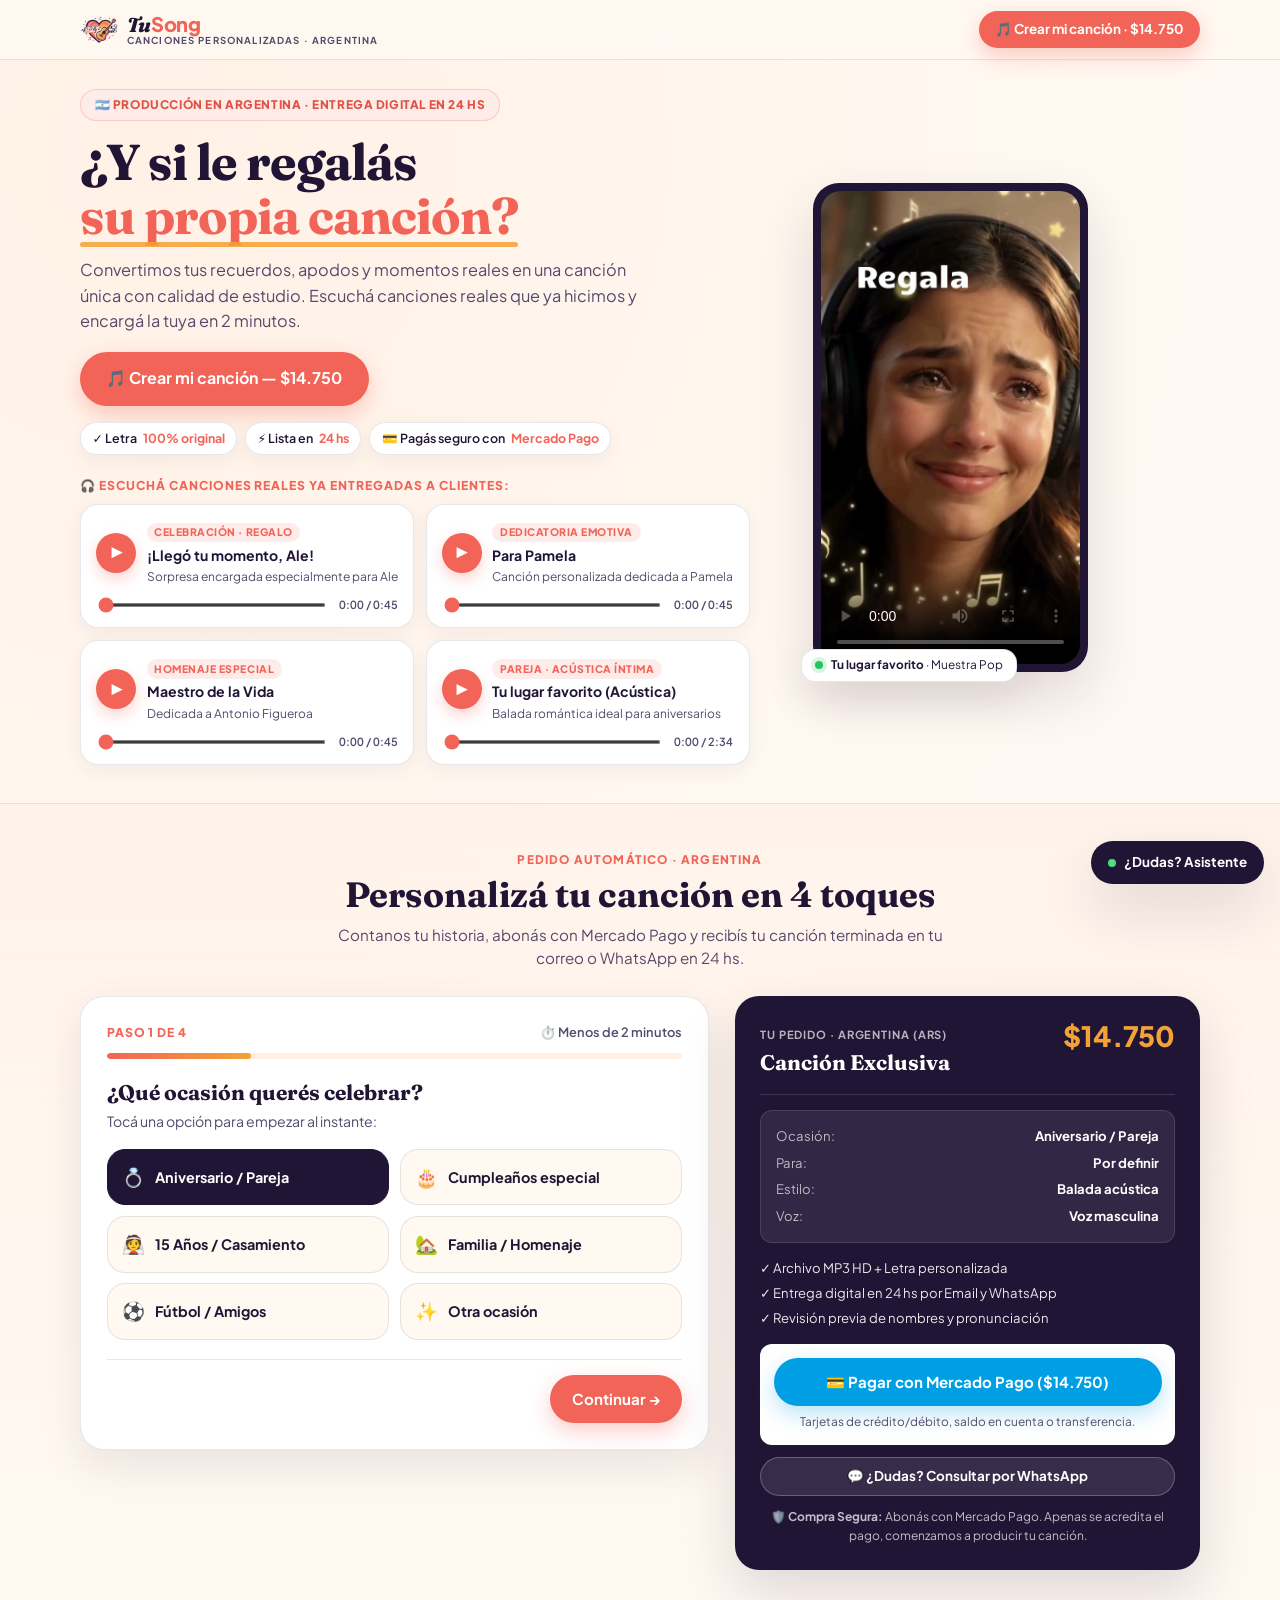
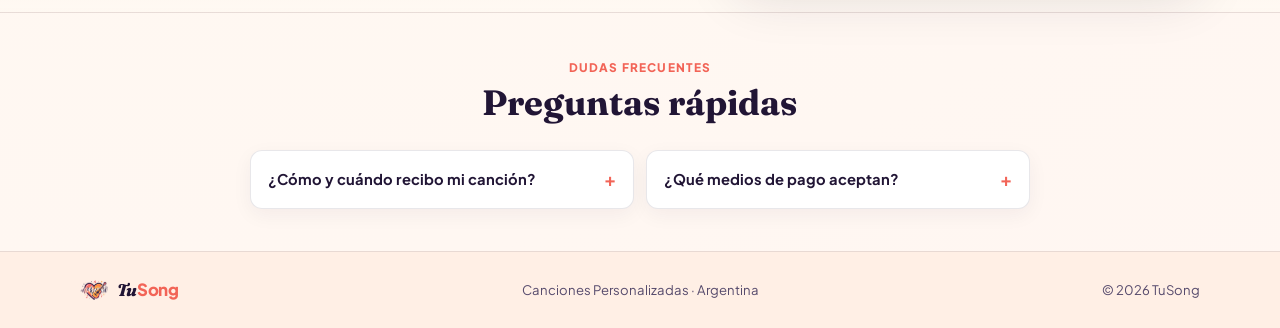
<file: index.html>
<!DOCTYPE html>
<html lang="es">
<head>
  <meta charset="UTF-8" />
  <meta http-equiv="refresh" content="0; url=landing/" />
  <title>TuSong — Canciones Personalizadas</title>
  <script>window.location.replace("landing/");</script>
</head>
<body>
  <p>Cargando TuSong... <a href="landing/">Hacé clic acá si no redirige</a>.</p>
</body>
</html>
</file>
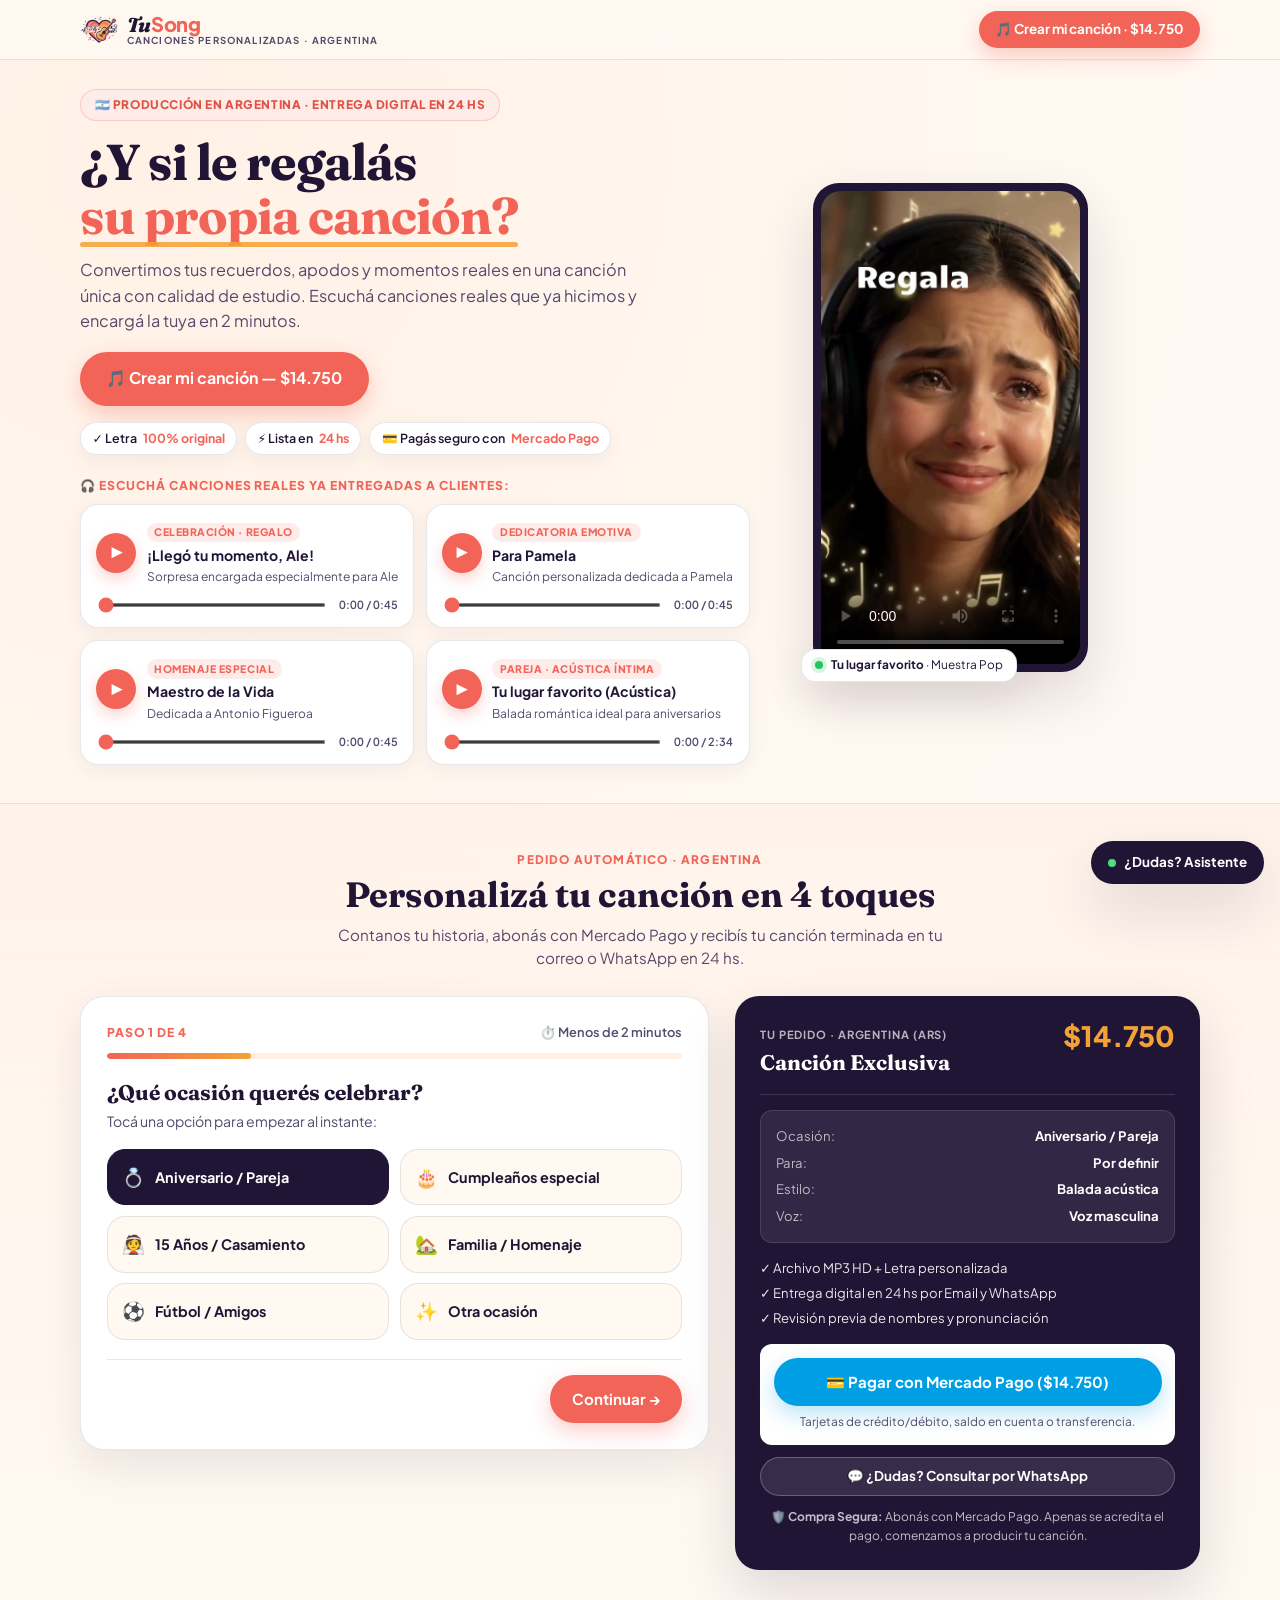
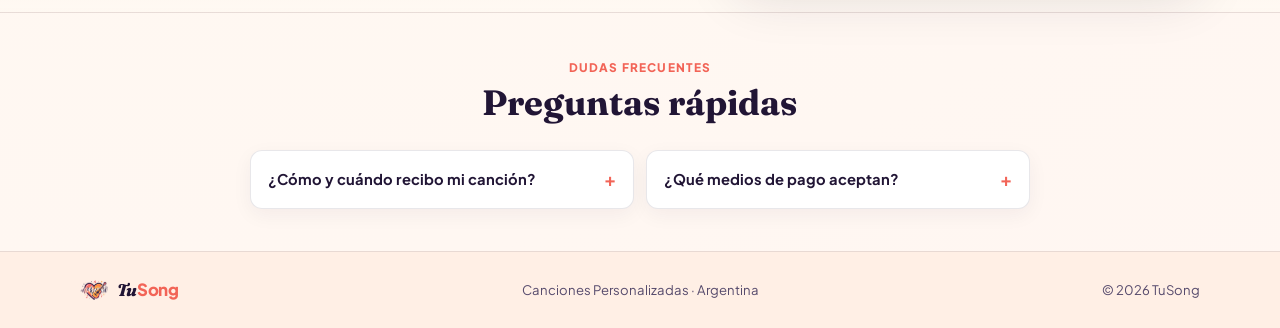
<file: landing/index.html>
<!DOCTYPE html>
<html lang="es-AR">
  <head>
    <meta charset="UTF-8" />
    <meta name="viewport" content="width=device-width, initial-scale=1.0" />
    <title>TuSong — Canciones Personalizadas en Argentina · Regalá una Emoción</title>
    <meta
      name="description"
      content="Convertimos tus recuerdos, nombres y anécdotas en una canción única con calidad de estudio. Escuchá ejemplos reales y encargá la tuya por Mercado Pago en 2 minutos."
    />
    <link rel="icon" type="image/png" href="assets/emblema.png" />
    <link rel="preconnect" href="https://fonts.googleapis.com" />
    <link rel="preconnect" href="https://fonts.gstatic.com" crossorigin />
    <link
      href="https://fonts.googleapis.com/css2?family=Fraunces:ital,opsz,wght@0,9..144,600;0,9..144,700;0,9..144,800;1,9..144,700&family=Plus+Jakarta+Sans:wght@400;500;600;700;800&display=swap"
      rel="stylesheet"
    />
    <link rel="stylesheet" href="styles.css" />
  </head>
  <body>
    <!-- Compact Header -->
    <header class="site-header">
      <div class="container nav-wrap">
        <a href="#" class="brand" aria-label="Inicio TuSong">
          <img src="assets/emblema.png" alt="Emblema TuSong" class="brand-emblem" />
          <div class="brand-text">
            <span class="brand-name"><span class="tu">Tu</span><span class="song">Song</span></span>
            <span class="brand-sub">Canciones Personalizadas · Argentina</span>
          </div>
        </a>

        <div class="header-right">
          <a href="#crear-cancion" class="btn btn-primary btn-sm" id="headerCtaBtn">
            🎵 Crear mi canción · $14.750
          </a>
        </div>
      </div>
    </header>

    <main>
      <!-- Hero + 4 Real Samples + Reel -->
      <section class="hero">
        <div class="container hero-grid">
          <div>
            <span class="badge-pill">🇦🇷 Producción en Argentina · Entrega digital en 24 hs</span>
            <h1 class="hero-title">
              ¿Y si le regalás <span class="highlight">su propia canción?</span>
            </h1>
            <p class="hero-lead">
              Convertimos tus recuerdos, apodos y momentos reales en una canción única con calidad de estudio. Escuchá canciones reales que ya hicimos y encargá la tuya en 2 minutos.
            </p>

            <div class="hero-actions">
              <a href="#crear-cancion" class="btn btn-primary btn-lg" id="heroCtaBtn">
                🎵 Crear mi canción — $14.750
              </a>
            </div>

            <div class="trust-pills">
              <span class="trust-pill">✓ Letra <strong>100% original</strong></span>
              <span class="trust-pill">⚡ Lista en <strong>24 hs</strong></span>
              <span class="trust-pill">💳 Pagás seguro con <strong>Mercado Pago</strong></span>
            </div>

            <span class="hero-demos-label">🎧 Escuchá canciones reales ya entregadas a clientes:</span>
            <div class="inline-demos" id="demos">
              <article class="audio-card" data-audio-card="demo1">
                <div class="audio-top">
                  <button type="button" class="play-btn" data-play-btn="demo1" aria-label="Reproducir Llegó tu momento Ale">▶</button>
                  <div class="audio-meta">
                    <span class="audio-tag">Celebración · Regalo</span>
                    <h3 class="audio-title">¡Llegó tu momento, Ale!</h3>
                    <p class="audio-sub">Sorpresa encargada especialmente para Ale</p>
                  </div>
                </div>
                <div class="audio-progress-wrap">
                  <input type="range" min="0" max="100" value="0" class="audio-range" data-range="demo1" aria-label="Progreso Ale" />
                  <span class="audio-time" data-time="demo1">0:00 / 0:00</span>
                </div>
                <audio id="audio-demo1" src="assets/sample-ale.mp3" preload="metadata"></audio>
              </article>

              <article class="audio-card" data-audio-card="demo2">
                <div class="audio-top">
                  <button type="button" class="play-btn" data-play-btn="demo2" aria-label="Reproducir Para Pamela">▶</button>
                  <div class="audio-meta">
                    <span class="audio-tag">Dedicatoria Emotiva</span>
                    <h3 class="audio-title">Para Pamela</h3>
                    <p class="audio-sub">Canción personalizada dedicada a Pamela</p>
                  </div>
                </div>
                <div class="audio-progress-wrap">
                  <input type="range" min="0" max="100" value="0" class="audio-range" data-range="demo2" aria-label="Progreso Pamela" />
                  <span class="audio-time" data-time="demo2">0:00 / 0:00</span>
                </div>
                <audio id="audio-demo2" src="assets/sample-pamela.mp3" preload="metadata"></audio>
              </article>

              <article class="audio-card" data-audio-card="demo3">
                <div class="audio-top">
                  <button type="button" class="play-btn" data-play-btn="demo3" aria-label="Reproducir Maestro de la Vida">▶</button>
                  <div class="audio-meta">
                    <span class="audio-tag">Homenaje Especial</span>
                    <h3 class="audio-title">Maestro de la Vida</h3>
                    <p class="audio-sub">Dedicada a Antonio Figueroa</p>
                  </div>
                </div>
                <div class="audio-progress-wrap">
                  <input type="range" min="0" max="100" value="0" class="audio-range" data-range="demo3" aria-label="Progreso Maestro" />
                  <span class="audio-time" data-time="demo3">0:00 / 0:00</span>
                </div>
                <audio id="audio-demo3" src="assets/sample-maestro.mp3" preload="metadata"></audio>
              </article>

              <article class="audio-card" data-audio-card="demo4">
                <div class="audio-top">
                  <button type="button" class="play-btn" data-play-btn="demo4" aria-label="Reproducir Tu lugar favorito Acústica">▶</button>
                  <div class="audio-meta">
                    <span class="audio-tag">Pareja · Acústica Íntima</span>
                    <h3 class="audio-title">Tu lugar favorito (Acústica)</h3>
                    <p class="audio-sub">Balada romántica ideal para aniversarios</p>
                  </div>
                </div>
                <div class="audio-progress-wrap">
                  <input type="range" min="0" max="100" value="0" class="audio-range" data-range="demo4" aria-label="Progreso Acústica" />
                  <span class="audio-time" data-time="demo4">0:00 / 0:00</span>
                </div>
                <audio id="audio-demo4" src="assets/demo-acustica.mp3" preload="metadata"></audio>
              </article>
            </div>
          </div>

          <div class="hero-media">
            <div class="reel-frame">
              <div class="reel-inner">
                <video
                  id="heroVideo"
                  src="assets/reel-demo.mp4"
                  poster="assets/reel-poster.jpg"
                  controls
                  playsinline
                  preload="metadata"
                ></video>
              </div>
              <div class="reel-floating-badge">
                <span class="dot" aria-hidden="true"></span>
                <span><strong>Tu lugar favorito</strong> · Muestra Pop</span>
              </div>
            </div>
          </div>
        </div>
      </section>

      <!-- Song Builder (4 quick steps) + Mercado Pago Checkout -->
      <section id="crear-cancion" class="section section-alt">
        <div class="container">
          <div class="section-head">
            <span class="section-kicker">Pedido Automático · Argentina</span>
            <h2 class="section-title">Personalizá tu canción en 4 toques</h2>
            <p class="section-desc">
              Contanos tu historia, abonás con Mercado Pago y recibís tu canción terminada en tu correo o WhatsApp en 24 hs.
            </p>
          </div>

          <div class="builder-grid">
            <!-- Stepper -->
            <div class="builder-card" id="stepperCard">
              <div class="stepper-head">
                <span class="stepper-step-tag" id="stepCounter">Paso 1 de 4</span>
                <span style="font-size:0.8rem;color:var(--ink-soft);font-weight:600;">⏱️ Menos de 2 minutos</span>
              </div>
              <div class="stepper-progress-track">
                <div class="stepper-progress-fill" id="stepperProgress"></div>
              </div>

              <!-- Step 1: Occasion -->
              <div class="step-pane active" data-step="1">
                <h3 class="step-question">¿Qué ocasión querés celebrar?</h3>
                <p class="step-hint">Tocá una opción para empezar al instante:</p>
                <div class="stepper-option-grid" id="occasionGrid">
                  <button type="button" class="stepper-option active" data-value="Aniversario / Pareja" data-reply="❤️ ¡Gran detalle! Revivir su historia de amor en una canción emociona para siempre.">
                    <span class="opt-emoji">💍</span> Aniversario / Pareja
                  </button>
                  <button type="button" class="stepper-option" data-value="Cumpleaños especial" data-reply="🎂 ¡Excelente! Es el regalo de cumpleaños que realmente deja sin palabras.">
                    <span class="opt-emoji">🎂</span> Cumpleaños especial
                  </button>
                  <button type="button" class="stepper-option" data-value="15 Años / Casamiento" data-reply="👰 ¡Momento único! La cuidaremos con toda la emoción que merece esa fiesta.">
                    <span class="opt-emoji">👰</span> 15 Años / Casamiento
                  </button>
                  <button type="button" class="stepper-option" data-value="Mamá, Papá o Familia" data-reply="🏡 Los homenajes familiares son las canciones que más lágrimas de alegría sacan.">
                    <span class="opt-emoji">🏡</span> Familia / Homenaje
                  </button>
                  <button type="button" class="stepper-option" data-value="Fútbol / Amigos / Pasión" data-reply="⚽ ¡Qué buena idea! Ideal para amigos, cuadros de fútbol o pasiones compartidas.">
                    <span class="opt-emoji">⚽</span> Fútbol / Amigos
                  </button>
                  <button type="button" class="stepper-option" data-value="Otra ocasión" data-reply="✨ Entendido. Adaptamos la letra y el ritmo exactamente a tu idea.">
                    <span class="opt-emoji">✨</span> Otra ocasión
                  </button>
                </div>
                <div class="stepper-nav">
                  <span></span>
                  <button type="button" class="btn btn-primary" data-next="2">Continuar →</button>
                </div>
              </div>

              <!-- Step 2: Protagonists + Music Style & Voice -->
              <div class="step-pane" data-step="2">
                <div class="stepper-feedback" id="occasionFeedback">
                  ❤️ ¡Gran detalle! Revivir su historia de amor en una canción emociona para siempre.
                </div>
                <h3 class="step-question">Nombres y estilo musical</h3>
                <div class="field-grid">
                  <div class="field">
                    <label for="recipientName">¿Para quién es la canción?</label>
                    <input id="recipientName" type="text" placeholder="Ej. Camila / Mamá Rosa" />
                  </div>
                  <div class="field">
                    <label for="senderName">De parte de (Tu nombre)</label>
                    <input id="senderName" type="text" placeholder="Ej. Damián" />
                  </div>
                </div>

                <div class="field">
                  <label>Estilo musical</label>
                  <div class="chip-group" id="styleChips">
                    <button type="button" class="chip-btn active" data-value="Balada acústica">🎸 Balada acústica</button>
                    <button type="button" class="chip-btn" data-value="Pop romántico">🎵 Pop romántico</button>
                    <button type="button" class="chip-btn" data-value="Cumbia romántica / Fiesta">💃 Cumbia / Fiesta</button>
                    <button type="button" class="chip-btn" data-value="Rock nacional suave">🎸 Rock nacional</button>
                    <button type="button" class="chip-btn" data-value="Folklore / Chamamé">🎻 Folklore</button>
                    <button type="button" class="chip-btn" data-value="Urbano / Melódico">✨ Urbano suave</button>
                  </div>
                </div>

                <div class="field" style="margin-bottom:0;">
                  <label>Voz principal</label>
                  <div class="chip-group" id="voiceChips">
                    <button type="button" class="chip-btn active" data-value="Voz masculina">🎤 Masculina</button>
                    <button type="button" class="chip-btn" data-value="Voz femenina">🎤 Femenina</button>
                    <button type="button" class="chip-btn" data-value="A criterio del productor">✨ Mejor opción</button>
                  </div>
                </div>

                <div class="stepper-nav">
                  <button type="button" class="btn btn-outline btn-sm" data-prev="1">← Atrás</button>
                  <button type="button" class="btn btn-primary" data-next="3">Siguiente →</button>
                </div>
              </div>

              <!-- Step 3: Story -->
              <div class="step-pane" data-step="3">
                <h3 class="step-question">Contanos su historia y recuerdos</h3>
                <p class="step-hint">
                  No necesitás escribir rimas: decinos apodos, cómo se conocieron, anécdotas o lo que querés transmitir.
                </p>
                <div class="inspiration-bar">
                  <span>¿Necesitás inspiración rápida?</span>
                  <button type="button" class="inspiration-btn" id="fillExampleBtn">✨ Insertar ejemplo</button>
                </div>
                <div class="field">
                  <label for="memories">Recuerdos, apodos o detalles especiales</label>
                  <textarea
                    id="memories"
                    placeholder="Ej. Nos conocimos en Córdoba hace 5 años, le digo 'Mi vida', siempre tomamos mate en la plaza y cantamos en el auto..."
                  ></textarea>
                </div>
                <div class="stepper-nav">
                  <button type="button" class="btn btn-outline btn-sm" data-prev="2">← Atrás</button>
                  <button type="button" class="btn btn-primary" data-next="4">Siguiente →</button>
                </div>
              </div>

              <!-- Step 4: Delivery Email & Confirmation -->
              <div class="step-pane" data-step="4">
                <h3 class="step-question">¿A dónde enviamos tu canción terminada?</h3>
                <p class="step-hint">
                  Recibís tu archivo MP3 HD y la letra en menos de 24 horas.
                </p>
                <div class="field-grid">
                  <div class="field">
                    <label for="clientEmail">Tu Correo Electrónico *</label>
                    <input id="clientEmail" type="email" placeholder="tu@correo.com" required />
                  </div>
                  <div class="field">
                    <label for="clientWhatsapp">Tu WhatsApp (Para avisarte)</label>
                    <input id="clientWhatsapp" type="tel" placeholder="Ej. 11 5555 4444" />
                  </div>
                </div>

                <div class="stepper-done-box">
                  <h4>🎉 ¡Tu historia ya está lista!</h4>
                  <p id="doneSummaryText">
                    Completá el pago seguro con Mercado Pago en el panel de tu derecha (o abajo en celular) para iniciar la producción hoy mismo.
                  </p>
                  <button type="button" class="btn btn-outline btn-sm" data-prev="1">✏️ Editar mis respuestas</button>
                </div>

                <div class="stepper-nav">
                  <button type="button" class="btn btn-outline btn-sm" data-prev="3">← Atrás</button>
                  <span style="font-size:0.82rem;font-weight:700;color:var(--coral);">👉 Finalizá en el panel de pago</span>
                </div>
              </div>
            </div>

            <!-- Sticky Argentina Mercado Pago Checkout Card -->
            <aside class="checkout-card" aria-label="Resumen y pago">
              <div class="checkout-header">
                <div>
                  <span style="font-size:0.7rem;text-transform:uppercase;letter-spacing:0.08em;color:rgba(255,255,255,0.68);font-weight:700;">
                    Tu Pedido · Argentina (ARS)
                  </span>
                  <h3 class="checkout-title">Canción Exclusiva</h3>
                </div>
                <div class="price-box">
                  <span class="price-old" id="priceOldDisplay" style="display:none;"></span>
                  <span class="price-now" id="priceNowDisplay">$14.750</span>
                </div>
              </div>

              <div class="brief-preview">
                <div class="brief-preview-row">
                  <span>Ocasión:</span>
                  <strong id="prevOccasion">Aniversario / Pareja</strong>
                </div>
                <div class="brief-preview-row">
                  <span>Para:</span>
                  <strong id="prevRecipient">Por definir</strong>
                </div>
                <div class="brief-preview-row">
                  <span>Estilo:</span>
                  <strong id="prevStyle">Balada acústica</strong>
                </div>
                <div class="brief-preview-row">
                  <span>Voz:</span>
                  <strong id="prevVoice">Voz masculina</strong>
                </div>
              </div>

              <ul class="included-list">
                <li>✓ Archivo MP3 HD + Letra personalizada</li>
                <li>✓ Entrega digital en 24 hs por Email y WhatsApp</li>
                <li>✓ Revisión previa de nombres y pronunciación</li>
              </ul>

              <div class="paypal-embed-wrap" id="paymentContainer">
                <button type="button" class="btn btn-mp" id="mpDirectBtn">
                  💳 Pagar con Mercado Pago ($14.750)
                </button>
                <div class="alias-box" id="aliasBox" style="display:none;">
                  <div>Transferí <strong id="aliasAmountText">$14.750 ARS</strong> al Alias:</div>
                  <strong style="font-size:1.05rem;color:#0369a1;" id="aliasText">tusong.oficial</strong>
                  <div>
                    <button type="button" class="alias-copy-btn" id="copyAliasBtn">📋 Copiar Alias</button>
                  </div>
                </div>
                <p class="payment-note">
                  Tarjetas de crédito/débito, saldo en cuenta o transferencia.
                </p>
              </div>

              <button type="button" class="btn btn-whatsapp btn-sm" id="sendChatBtn">
                💬 ¿Dudas? Consultar por WhatsApp
              </button>

              <div class="checkout-status" id="checkoutStatus" role="status" aria-live="polite"></div>

              <div class="guarantee-mini">
                🛡️ <strong>Compra Segura:</strong> Abonás con Mercado Pago. Apenas se acredita el pago, comenzamos a producir tu canción.
              </div>
            </aside>
          </div>
        </div>
      </section>

      <!-- Mini FAQ -->
      <section id="faq" class="section">
        <div class="container">
          <div class="section-head">
            <span class="section-kicker">Dudas Frecuentes</span>
            <h2 class="section-title">Preguntas rápidas</h2>
          </div>

          <div class="faq-list">
            <details class="faq-item">
              <summary>¿Cómo y cuándo recibo mi canción?</summary>
              <p>Apenas confirmás el pedido con Mercado Pago, la producimos y te la enviamos en menos de 24 horas en MP3 de alta calidad a tu correo y WhatsApp.</p>
            </details>
            <details class="faq-item">
              <summary>¿Qué medios de pago aceptan?</summary>
              <p>Podés abonar con Mercado Pago (tarjetas de crédito, débito, dinero en cuenta) o transferencia bancaria en pesos argentinos.</p>
            </details>
          </div>
        </div>
      </section>
    </main>

    <!-- Footer -->
    <footer class="site-footer">
      <div class="container footer-wrap">
        <div class="brand">
          <img src="assets/emblema.png" alt="TuSong" class="brand-emblem" style="width:28px;height:28px;" />
          <span class="brand-name" style="font-size:1.05rem;"><span class="tu">Tu</span><span class="song">Song</span></span>
        </div>
        <span>Canciones Personalizadas · Argentina</span>
        <span>© 2026 TuSong</span>
      </div>
    </footer>

    <!-- Floating Assistant -->
    <button type="button" class="assistant-fab" id="assistantFab" aria-expanded="false" aria-controls="assistantDrawer">
      <span class="pulse" aria-hidden="true"></span>
      <span>¿Dudas? Asistente</span>
    </button>

    <div class="assistant-drawer" id="assistantDrawer" role="dialog" aria-label="Asistente TuSong">
      <div class="assistant-head">
        <div>
          <strong>Asistente TuSong</strong>
          <small>Respuestas al instante</small>
        </div>
        <button type="button" class="assistant-close" id="assistantClose" aria-label="Cerrar">×</button>
      </div>
      <div class="assistant-messages" id="assistantMessages">
        <div class="msg-bubble msg-bot">
          ¡Hola! 👋 Tocá una consulta para responderte al instante:
        </div>
      </div>
      <div class="assistant-quick">
        <button type="button" class="quick-chip" data-q="precio">💰 Precio y pagos</button>
        <button type="button" class="quick-chip" data-q="tiempo">⏱️ Cuánto tarda</button>
        <button type="button" class="quick-chip" data-q="entrega">📩 Cómo llega</button>
        <button type="button" class="quick-chip" data-q="hablar">💬 Hablar por WhatsApp</button>
      </div>
    </div>

    <script src="config.js"></script>
    <script src="app.js"></script>
  </body>
</html>
</file>
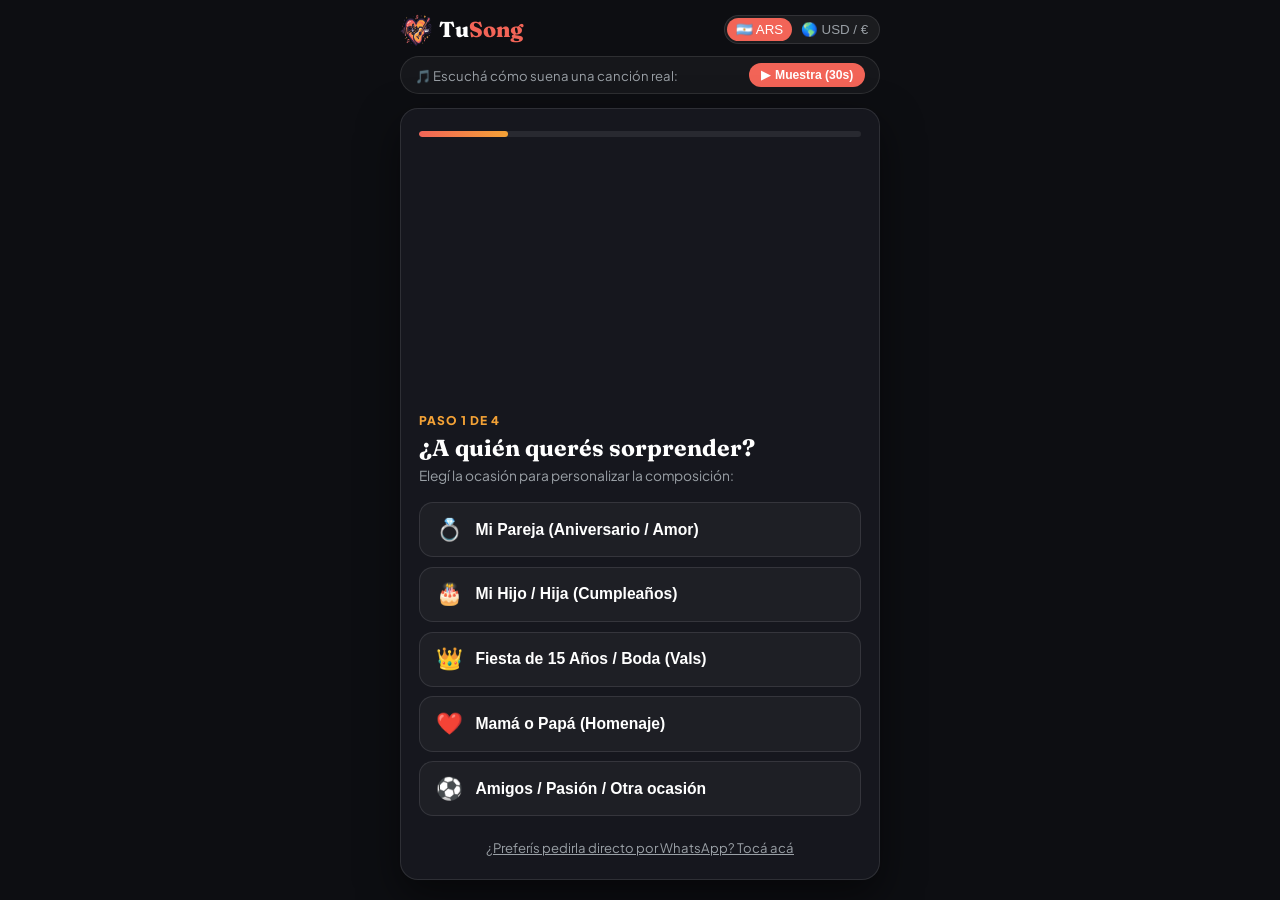
<file: landing/quiz-dark.html>
<!DOCTYPE html>
<html lang="es">
  <head>
    <meta charset="UTF-8" />
    <meta name="viewport" content="width=device-width, initial-scale=1.0, maximum-scale=1.0, user-scalable=no" />
    <title>TuSong — Creá tu Canción Personalizada (Entrega Digital)</title>
    <meta
      name="description"
      content="Convertimos tus recuerdos y anécdotas en una canción única con calidad de estudio. Pedidos automáticos internacionales con entrega a tu email o atención personalizada por WhatsApp."
    />
    <link rel="icon" type="image/png" href="assets/emblema.png" />
    <link rel="preconnect" href="https://fonts.googleapis.com" />
    <link rel="preconnect" href="https://fonts.gstatic.com" crossorigin />
    <link
      href="https://fonts.googleapis.com/css2?family=Plus+Jakarta+Sans:wght@500;600;700;800&family=Fraunces:opsz,wght@9..144,700;9..144,800&display=swap"
      rel="stylesheet"
    />
    <style>
      :root {
        --bg: #0d0e12;
        --card-bg: #16171e;
        --border: rgba(255, 255, 255, 0.1);
        --text: #ffffff;
        --text-muted: #9aa0a6;
        --primary: #25d366; /* WhatsApp green */
        --accent: #f26457;
        --gold: #f4a236;
        --radius: 18px;
      }

      * {
        box-sizing: border-box;
        margin: 0;
        padding: 0;
        -webkit-tap-highlight-color: transparent;
      }

      body {
        font-family: "Plus Jakarta Sans", system-ui, sans-serif;
        background: var(--bg);
        color: var(--text);
        min-height: 100vh;
        display: flex;
        flex-direction: column;
        justify-content: space-between;
        padding: 0.85rem 0.85rem 1.25rem;
      }

      /* Top Header */
      .top-bar {
        display: flex;
        align-items: center;
        justify-content: space-between;
        max-width: 480px;
        margin: 0 auto 0.65rem;
        width: 100%;
      }

      .brand {
        display: flex;
        align-items: center;
        gap: 0.45rem;
        text-decoration: none;
      }

      .brand img {
        width: 32px;
        height: 32px;
      }

      .brand-title {
        font-family: "Fraunces", serif;
        font-size: 1.35rem;
        font-weight: 800;
        color: #fff;
      }

      .brand-title span {
        color: var(--accent);
      }

      /* Currency / Region Toggle */
      .currency-toggle {
        display: flex;
        background: rgba(255, 255, 255, 0.06);
        border: 1px solid var(--border);
        border-radius: 999px;
        padding: 2px;
        font-size: 0.75rem;
        font-weight: 700;
      }

      .currency-toggle button {
        background: transparent;
        border: none;
        color: var(--text-muted);
        padding: 0.25rem 0.55rem;
        border-radius: 999px;
        cursor: pointer;
        transition: all 0.2s;
      }

      .currency-toggle button.active {
        background: var(--accent);
        color: #fff;
      }

      /* Audio Pill */
      .audio-pill-wrap {
        max-width: 480px;
        margin: 0 auto 0.85rem;
        width: 100%;
      }

      .audio-pill {
        background: rgba(255, 255, 255, 0.04);
        border: 1px solid var(--border);
        border-radius: 999px;
        padding: 0.4rem 0.85rem;
        display: flex;
        align-items: center;
        justify-content: space-between;
        font-size: 0.82rem;
        color: var(--text-muted);
      }

      .audio-pill button {
        background: var(--accent);
        border: none;
        color: #fff;
        padding: 0.3rem 0.75rem;
        border-radius: 999px;
        font-size: 0.76rem;
        font-weight: 700;
        cursor: pointer;
        display: flex;
        align-items: center;
        gap: 0.3rem;
      }

      /* Main Card */
      .funnel-card {
        background: var(--card-bg);
        border: 1px solid var(--border);
        border-radius: var(--radius);
        max-width: 480px;
        margin: 0 auto;
        width: 100%;
        padding: 1.35rem 1.15rem;
        box-shadow: 0 16px 40px rgba(0, 0, 0, 0.5);
        flex-grow: 1;
        display: flex;
        flex-direction: column;
        justify-content: space-between;
      }

      /* Progress Bar */
      .progress-track {
        background: rgba(255, 255, 255, 0.08);
        height: 6px;
        border-radius: 999px;
        margin-bottom: 1.15rem;
        overflow: hidden;
      }

      .progress-fill {
        background: linear-gradient(90deg, var(--accent), var(--gold));
        height: 100%;
        width: 20%;
        border-radius: 999px;
        transition: width 0.3s ease;
      }

      .step-header {
        margin-bottom: 1.15rem;
      }

      .step-tag {
        font-size: 0.75rem;
        text-transform: uppercase;
        letter-spacing: 0.08em;
        color: var(--gold);
        font-weight: 800;
        display: block;
        margin-bottom: 0.3rem;
      }

      .step-title {
        font-family: "Fraunces", serif;
        font-size: 1.45rem;
        line-height: 1.25;
        color: #ffffff;
      }

      .step-sub {
        font-size: 0.86rem;
        color: var(--text-muted);
        margin-top: 0.3rem;
      }

      /* Touch Options */
      .options-stack {
        display: flex;
        flex-direction: column;
        gap: 0.6rem;
        margin-bottom: 1.25rem;
      }

      .opt-btn {
        background: rgba(255, 255, 255, 0.035);
        border: 1.5px solid var(--border);
        color: #ffffff;
        padding: 0.85rem 1rem;
        border-radius: 14px;
        font-size: 0.98rem;
        font-weight: 600;
        text-align: left;
        display: flex;
        align-items: center;
        gap: 0.75rem;
        cursor: pointer;
        transition: all 0.2s ease;
        width: 100%;
      }

      .opt-btn:active,
      .opt-btn.active {
        background: rgba(242, 100, 87, 0.15);
        border-color: var(--accent);
      }

      .opt-emoji {
        font-size: 1.35rem;
      }

      /* Fields */
      .field {
        margin-bottom: 0.95rem;
      }

      .field label {
        display: block;
        font-size: 0.8rem;
        font-weight: 700;
        color: var(--text-muted);
        margin-bottom: 0.35rem;
        text-transform: uppercase;
        letter-spacing: 0.05em;
      }

      .field input,
      .field textarea {
        width: 100%;
        background: rgba(255, 255, 255, 0.05);
        border: 1px solid var(--border);
        border-radius: 12px;
        color: #fff;
        padding: 0.85rem 1rem;
        font-size: 0.98rem;
        outline: none;
        transition: border 0.2s;
      }

      .field input:focus,
      .field textarea:focus {
        border-color: var(--accent);
      }

      .field textarea {
        resize: none;
        height: 80px;
      }

      /* Nav Buttons */
      .nav-btns {
        display: flex;
        gap: 0.65rem;
        align-items: center;
        margin-top: 1rem;
      }

      .btn-back {
        background: transparent;
        border: 1px solid var(--border);
        color: var(--text-muted);
        padding: 0.85rem 1rem;
        border-radius: 12px;
        font-weight: 700;
        font-size: 0.9rem;
        cursor: pointer;
      }

      .btn-next {
        background: var(--accent);
        border: none;
        color: #fff;
        padding: 0.85rem 1.2rem;
        border-radius: 12px;
        font-weight: 700;
        font-size: 0.98rem;
        flex-grow: 1;
        cursor: pointer;
        display: flex;
        align-items: center;
        justify-content: center;
        gap: 0.4rem;
        box-shadow: 0 8px 20px rgba(242, 100, 87, 0.35);
      }

      /* Summary Box */
      .final-card {
        background: rgba(255, 255, 255, 0.03);
        border: 1px dashed rgba(244, 162, 54, 0.4);
        border-radius: 14px;
        padding: 1.1rem;
        margin-bottom: 1.15rem;
      }

      .final-row {
        display: flex;
        justify-content: space-between;
        font-size: 0.88rem;
        margin-bottom: 0.45rem;
        color: var(--text-muted);
      }

      .final-row strong {
        color: #fff;
      }

      .price-highlight {
        display: flex;
        align-items: baseline;
        justify-content: space-between;
        border-top: 1px solid var(--border);
        padding-top: 0.75rem;
        margin-top: 0.75rem;
      }

      .price-num {
        font-family: "Fraunces", serif;
        font-size: 1.85rem;
        font-weight: 800;
        color: var(--gold);
      }

      /* Delivery Badge */
      .delivery-note {
        font-size: 0.82rem;
        color: #bae6fd;
        background: rgba(14, 165, 233, 0.12);
        border: 1px solid rgba(14, 165, 233, 0.25);
        padding: 0.65rem 0.85rem;
        border-radius: 10px;
        margin-bottom: 1.15rem;
        line-height: 1.45;
      }

      /* Automated Checkout Button */
      .btn-checkout-auto {
        background: linear-gradient(135deg, #f4a236 0%, #e08b16 100%);
        color: #fff !important;
        border: none;
        padding: 1.05rem;
        border-radius: 14px;
        font-size: 1.05rem;
        font-weight: 800;
        width: 100%;
        display: flex;
        align-items: center;
        justify-content: center;
        gap: 0.5rem;
        cursor: pointer;
        text-decoration: none;
        box-shadow: 0 10px 25px rgba(244, 162, 54, 0.35);
        margin-bottom: 0.85rem;
      }

      /* VIP WhatsApp Banner */
      .vip-whatsapp-banner {
        background: rgba(37, 211, 102, 0.08);
        border: 1px solid rgba(37, 211, 102, 0.25);
        border-radius: 14px;
        padding: 0.9rem;
        text-align: center;
      }

      .vip-whatsapp-banner p {
        font-size: 0.82rem;
        color: #86efac;
        margin-bottom: 0.5rem;
        font-weight: 600;
      }

      .btn-wa-pill {
        display: inline-flex;
        align-items: center;
        gap: 0.4rem;
        background: var(--primary);
        color: #fff;
        padding: 0.55rem 1rem;
        border-radius: 999px;
        font-size: 0.88rem;
        font-weight: 700;
        text-decoration: none;
      }

      .direct-skip {
        text-align: center;
        margin-top: 0.75rem;
      }

      .direct-skip a {
        color: var(--text-muted);
        font-size: 0.82rem;
        text-decoration: underline;
      }
    </style>
  </head>
  <body>
    <!-- Top Header -->
    <header class="top-bar">
      <a href="#" class="brand">
        <img src="assets/emblema.png" alt="TuSong" />
        <span class="brand-title">Tu<span>Song</span></span>
      </a>

      <!-- Region & Currency Selector -->
      <div class="currency-toggle">
        <button type="button" id="toggleAR" class="active" onclick="setRegion('AR')">🇦🇷 ARS</button>
        <button type="button" id="toggleINTL" onclick="setRegion('INTL')">🌎 USD / €</button>
      </div>
    </header>

    <!-- Compact Audio Sample -->
    <div class="audio-pill-wrap">
      <div class="audio-pill">
        <span>🎵 Escuchá cómo suena una canción real:</span>
        <button type="button" id="playAudioBtn">
          <span id="playIcon">▶</span> <span id="playText">Muestra (30s)</span>
        </button>
      </div>
      <audio id="sampleAudio" src="assets/demo-original.mp3" preload="metadata"></audio>
    </div>

    <!-- The Funnel -->
    <main class="funnel-card">
      <div class="progress-track">
        <div class="progress-fill" id="progressFill"></div>
      </div>

      <!-- STEP 1: Occasion / Recipient -->
      <div class="step-pane" id="step1">
        <div class="step-header">
          <span class="step-tag">Paso 1 de 4</span>
          <h1 class="step-title">¿A quién querés sorprender?</h1>
          <p class="step-sub">Elegí la ocasión para personalizar la composición:</p>
        </div>

        <div class="options-stack">
          <button type="button" class="opt-btn" onclick="selectStep1('Mi Pareja / Aniversario')">
            <span class="opt-emoji">💍</span> Mi Pareja (Aniversario / Amor)
          </button>
          <button type="button" class="opt-btn" onclick="selectStep1('Hijo o Hija / Cumpleaños')">
            <span class="opt-emoji">🎂</span> Mi Hijo / Hija (Cumpleaños)
          </button>
          <button type="button" class="opt-btn" onclick="selectStep1('Fiesta de 15 Años / Boda')">
            <span class="opt-emoji">👑</span> Fiesta de 15 Años / Boda (Vals)
          </button>
          <button type="button" class="opt-btn" onclick="selectStep1('Mamá o Papá / Familia')">
            <span class="opt-emoji">❤️</span> Mamá o Papá (Homenaje)
          </button>
          <button type="button" class="opt-btn" onclick="selectStep1('Amigo / Pasión / Deporte')">
            <span class="opt-emoji">⚽</span> Amigos / Pasión / Otra ocasión
          </button>
        </div>

        <div class="direct-skip">
          <a id="directWaLink1" href="#" target="_blank" rel="noopener">
            ¿Preferís pedirla directo por WhatsApp? Tocá acá
          </a>
        </div>
      </div>

      <!-- STEP 2: Style -->
      <div class="step-pane" id="step2" style="display:none;">
        <div class="step-header">
          <span class="step-tag">Paso 2 de 4</span>
          <h2 class="step-title">¿Qué ritmo musical le gustaría?</h2>
          <p class="step-sub">Elegí el estilo que mejor exprese tus sentimientos:</p>
        </div>

        <div class="options-stack">
          <button type="button" class="opt-btn" onclick="selectStep2('Balada Acústica (Guitarra & Voz)')">
            <span class="opt-emoji">🎸</span> Balada Acústica Íntima
          </button>
          <button type="button" class="opt-btn" onclick="selectStep2('Pop Romántico Emotivo')">
            <span class="opt-emoji">🎵</span> Pop Romántico Emotivo
          </button>
          <button type="button" class="opt-btn" onclick="selectStep2('Cumbia / Festejo Alegre')">
            <span class="opt-emoji">💃</span> Cumbia / Ritmo Alegre
          </button>
          <button type="button" class="opt-btn" onclick="selectStep2('Piano Sentido y Profundo')">
            <span class="opt-emoji">🎹</span> Piano Sentido y Profundo
          </button>
          <button type="button" class="opt-btn" onclick="selectStep2('Vals Emotivo / Épico')">
            <span class="opt-emoji">👑</span> Vals Emotivo (15 Años / Boda)
          </button>
        </div>

        <div class="nav-btns">
          <button type="button" class="btn-back" onclick="goToStep(1)">← Atrás</button>
        </div>
      </div>

      <!-- STEP 3: Story & Names -->
      <div class="step-pane" id="step3" style="display:none;">
        <div class="step-header">
          <span class="step-tag">Paso 3 de 4</span>
          <h2 class="step-title">Los nombres y la historia</h2>
          <p class="step-sub">Detalles reales para escribir la letra dedicada:</p>
        </div>

        <div class="field">
          <label>¿Cómo se llama quien recibe el regalo?</label>
          <input type="text" id="recipientInput" placeholder="Ej. Camila / Mi vieja Rosa" />
        </div>

        <div class="field">
          <label>Tu nombre (quien dedica)</label>
          <input type="text" id="senderInput" placeholder="Ej. Martín" />
        </div>

        <div class="field">
          <label>1 o 2 anécdotas, recuerdos o apodos</label>
          <textarea id="storyInput" placeholder="Ej. Nos conocimos en Córdoba, le digo 'Gordi', le encanta el mate y siempre canta en el auto..."></textarea>
        </div>

        <div class="nav-btns">
          <button type="button" class="btn-back" onclick="goToStep(2)">← Atrás</button>
          <button type="button" class="btn-next" onclick="goToStep(4)">
            Siguiente: Entrega →
          </button>
        </div>
      </div>

      <!-- STEP 4: Digital Delivery (Email + Optional WhatsApp) -->
      <div class="step-pane" id="step4" style="display:none;">
        <div class="step-header">
          <span class="step-tag">Paso 4 de 4</span>
          <h2 class="step-title">¿A qué correo te enviamos la canción?</h2>
          <p class="step-sub">Recibirás tu archivo original en MP3 HD y la letra en PDF:</p>
        </div>

        <div class="field">
          <label>Tu Correo Electrónico (Obligatorio) ✉️</label>
          <input type="email" id="emailInput" placeholder="tu-correo@ejemplo.com" required />
        </div>

        <div class="field">
          <label>Tu WhatsApp (Opcional — para avisarte al instante) 📲</label>
          <input type="tel" id="phoneInput" placeholder="+54 9 11 ... / +34 ..." />
        </div>

        <div class="nav-btns">
          <button type="button" class="btn-back" onclick="goToStep(3)">← Atrás</button>
          <button type="button" class="btn-next" onclick="submitToCheckout()">
            Ver mi pedido y abonar →
          </button>
        </div>
      </div>

      <!-- STEP 5: Order Confirmation & Payment Handoff (Automatic or VIP) -->
      <div class="step-pane" id="step5" style="display:none;">
        <div class="step-header">
          <span class="step-tag" style="color:var(--gold);">¡Ficha Completada!</span>
          <h2 class="step-title">Confirmá tu canción personalizada</h2>
          <p class="step-sub">Producida en 24–48 hs con entrega directa a tu correo.</p>
        </div>

        <div class="final-card">
          <div class="final-row">
            <span>Para:</span>
            <strong id="finalRecipient">-</strong>
          </div>
          <div class="final-row">
            <span>De parte de:</span>
            <strong id="finalSender">-</strong>
          </div>
          <div class="final-row">
            <span>Ocasión:</span>
            <strong id="finalOccasion">-</strong>
          </div>
          <div class="final-row">
            <span>Estilo:</span>
            <strong id="finalStyle">-</strong>
          </div>
          <div class="final-row">
            <span>Entrega a:</span>
            <strong id="finalEmail">-</strong>
          </div>

          <div class="price-highlight">
            <div>
              <span style="font-size:0.75rem;text-transform:uppercase;color:var(--text-muted);display:block;font-weight:700;">
                Total a abonar:
              </span>
              <span class="price-num" id="displayFinalPrice">$20.000 ARS</span>
            </div>
            <span style="font-size:0.8rem;color:var(--text-muted);font-weight:600;">MP3 HD + Letra PDF</span>
          </div>
        </div>

        <div class="delivery-note">
          ⚡ <strong>Entrega Digital Garantizada:</strong> Al confirmar el pago, nuestro equipo de producción compone y graba tu canción en 24 a 48 hs con 1 ajuste incluido.
        </div>

        <!-- 1. Camino Automático (Checkout Web / Hotmart / Mercado Pago / Tarjetas) -->
        <a id="mainCheckoutBtn" href="#" target="_blank" rel="noopener" class="btn-checkout-auto">
          💳 Confirmar y Pagar Pedido
        </a>

        <!-- 2. Camino VIP Opcional (WhatsApp directo) -->
        <div class="vip-whatsapp-banner">
          <p>¿Querés atención personalizada 1 a 1 o escuchar una demo previa antes de abonar?</p>
          <a id="vipWaBtn" href="#" target="_blank" rel="noopener" class="btn-wa-pill">
            📲 Hablar por WhatsApp con el Productor
          </a>
        </div>

        <div class="direct-skip" style="margin-top:0.85rem;">
          <a href="#" onclick="goToStep(1); return false;">← Modificar respuestas</a>
        </div>
      </div>
    </main>

    <script src="config.js"></script>
    <script>
      const cfg = window.TUSONG_CONFIG || {};
      let currentRegion = 'AR'; // 'AR' or 'INTL'

      const state = {
        occasion: '',
        style: '',
        recipient: '',
        sender: '',
        story: '',
        email: '',
        phone: ''
      };

      // Set initial WhatsApp links
      function updateWaLinks() {
        const waNumber = cfg.whatsappNumber || '5491178130971';
        const link1 = document.getElementById('directWaLink1');
        if (link1) {
          link1.href = `https://wa.me/${waNumber}?text=${encodeURIComponent('¡Hola TuSong! Quiero pedir una canción personalizada.')}`;
        }
      }
      updateWaLinks();

      // Audio sample
      const audio = document.getElementById('sampleAudio');
      const playBtn = document.getElementById('playAudioBtn');
      const playIcon = document.getElementById('playIcon');
      const playText = document.getElementById('playText');

      if (playBtn && audio) {
        playBtn.addEventListener('click', () => {
          if (audio.paused) {
            audio.play().then(() => {
              playIcon.textContent = '❚❚';
              playText.textContent = 'Pausar';
            }).catch(() => {});
          } else {
            audio.pause();
            playIcon.textContent = '▶';
            playText.textContent = 'Muestra (30s)';
          }
        });
        audio.addEventListener('ended', () => {
          playIcon.textContent = '▶';
          playText.textContent = 'Muestra (30s)';
        });
      }

      // Region / Currency Selector
      function setRegion(reg) {
        currentRegion = reg;
        document.getElementById('toggleAR').classList.toggle('active', reg === 'AR');
        document.getElementById('toggleINTL').classList.toggle('active', reg === 'INTL');
        updatePriceDisplay();
      }

      function updatePriceDisplay() {
        const el = document.getElementById('displayFinalPrice');
        if (!el) return;
        if (currentRegion === 'AR') {
          el.textContent = '$20.000 ARS';
        } else {
          el.textContent = '$29 USD / €';
        }
      }

      // Step Navigation
      function goToStep(num) {
        for (let i = 1; i <= 5; i++) {
          const pane = document.getElementById('step' + i);
          if (pane) pane.style.display = (i === num) ? 'block' : 'none';
        }
        const pct = (num / 5) * 100;
        document.getElementById('progressFill').style.width = pct + '%';
        window.scrollTo({ top: 0, behavior: 'smooth' });
      }

      function selectStep1(occ) {
        state.occasion = occ;
        goToStep(2);
      }

      function selectStep2(st) {
        state.style = st;
        goToStep(3);
      }

      function submitToCheckout() {
        const email = document.getElementById('emailInput').value.trim();
        if (!email || !email.includes('@')) {
          alert('Por favor, ingresá un correo electrónico válido para recibir tu canción.');
          document.getElementById('emailInput').focus();
          return;
        }

        state.recipient = document.getElementById('recipientInput').value.trim() || 'A definir';
        state.sender = document.getElementById('senderInput').value.trim() || 'A definir';
        state.story = document.getElementById('storyInput').value.trim() || '';
        state.email = email;
        state.phone = document.getElementById('phoneInput').value.trim() || 'No especificado';

        document.getElementById('finalRecipient').textContent = state.recipient;
        document.getElementById('finalSender').textContent = state.sender;
        document.getElementById('finalOccasion').textContent = state.occasion;
        document.getElementById('finalStyle').textContent = state.style;
        document.getElementById('finalEmail').textContent = state.email;

        updatePriceDisplay();

        // 1. Send Order to Webhook/API (if configured) or store in localStorage
        const orderData = {
          ...state,
          region: currentRegion,
          price: currentRegion === 'AR' ? '$20.000 ARS' : '$29 USD',
          date: new Date().toISOString()
        };

        try {
          localStorage.setItem('tusong_order', JSON.stringify(orderData));
        } catch (_) {}

        if (cfg.orderWebhookUrl) {
          fetch(cfg.orderWebhookUrl, {
            method: 'POST',
            headers: { 'Content-Type': 'application/json' },
            body: JSON.stringify(orderData)
          }).catch(() => {});
        }

        // 2. Configure Main Payment Button (Hotmart or Mercado Pago)
        const mainCheckoutBtn = document.getElementById('mainCheckoutBtn');
        if (currentRegion === 'AR') {
          // In Argentina: Mercado Pago Link or custom checkout
          mainCheckoutBtn.href = cfg.mercadoPagoPaymentUrl || `https://wa.me/${cfg.whatsappNumber}?text=${encodeURIComponent('Hola! Completé la ficha web y quiero abonar por Mercado Pago.')}`;
          mainCheckoutBtn.innerHTML = '💳 Abonar $20.000 (Mercado Pago / Tarjeta)';
        } else {
          // International (Spain, USA, etc.): Hotmart or PayPal
          mainCheckoutBtn.href = cfg.hotmartCheckoutUrl || cfg.paypalUrl || `https://wa.me/${cfg.whatsappNumber}`;
          mainCheckoutBtn.innerHTML = '💳 Pagar $29 USD / € (Hotmart / Google Pay / Tarjeta)';
        }

        // 3. Configure VIP WhatsApp Button
        const waMsg = [
          '🎵 *¡Hola TuSong! Armé mi canción en la web y quiero el servicio VIP / Demo previa:*',
          '',
          `• *Para:* ${state.recipient}`,
          `• *De parte de:* ${state.sender}`,
          `• *Ocasión:* ${state.occasion}`,
          `• *Estilo:* ${state.style}`,
          `• *Mi Email:* ${state.email}`,
          state.story ? `• *Anécdota:* ${state.story}` : '',
          '',
          `¡Quiero consultar con el productor antes de abonar! 😊`
        ].filter(Boolean).join('\n');

        const waNumber = cfg.whatsappNumber || '5491178130971';
        document.getElementById('vipWaBtn').href = `https://wa.me/${waNumber}?text=${encodeURIComponent(waMsg)}`;

        goToStep(5);
      }
    </script>
  </body>
</html>
</file>
<file: landing/styles.css>
:root {
  --bg-cream: #fff9f2;
  --bg-peach: #ffefe5;
  --bg-blush: #fdece8;
  --surface: #ffffff;
  --white: #ffffff;
  --ink: #211535;
  --ink-soft: #564a6c;
  --coral: #f26457;
  --coral-hover: #df5245;
  --coral-soft: rgba(242, 100, 87, 0.12);
  --gold: #f4a236;
  --gold-soft: rgba(244, 162, 54, 0.16);
  --mp-blue: #009ee3;
  --mp-blue-hover: #0087c4;
  --border: rgba(33, 21, 53, 0.1);
  --shadow-sm: 0 6px 20px rgba(33, 21, 53, 0.05);
  --shadow-md: 0 16px 40px rgba(33, 21, 53, 0.09);
  --shadow-lg: 0 24px 55px rgba(33, 21, 53, 0.14);
  --radius-sm: 12px;
  --radius-md: 18px;
  --radius-lg: 24px;
  --radius-pill: 999px;
}

*,
*::before,
*::after {
  box-sizing: border-box;
}

html {
  scroll-behavior: smooth;
}

body {
  margin: 0;
  font-family: "Plus Jakarta Sans", system-ui, -apple-system, sans-serif;
  color: var(--ink);
  background: radial-gradient(circle at 12% 8%, #fff1e6 0%, var(--bg-cream) 45%, #fff6f2 100%);
  line-height: 1.55;
  -webkit-font-smoothing: antialiased;
}

img,
video {
  max-width: 100%;
  display: block;
}

a {
  color: inherit;
  text-decoration: none;
}

button,
input,
select,
textarea {
  font: inherit;
  color: inherit;
}

.container {
  width: min(1120px, calc(100% - 2rem));
  margin-inline: auto;
}

/* Header */
.site-header {
  position: sticky;
  top: 0;
  z-index: 40;
  background: rgba(255, 249, 242, 0.9);
  backdrop-filter: blur(14px);
  border-bottom: 1px solid var(--border);
}

.nav-wrap {
  display: flex;
  align-items: center;
  justify-content: space-between;
  gap: 0.75rem;
  padding: 0.65rem 0;
}

.brand {
  display: inline-flex;
  align-items: center;
  gap: 0.55rem;
}

.brand-emblem {
  width: 38px;
  height: 38px;
  object-fit: contain;
}

.brand-text {
  display: flex;
  flex-direction: column;
  line-height: 1.05;
}

.brand-name {
  font-size: 1.25rem;
  font-weight: 800;
  letter-spacing: -0.02em;
}

.brand-name .tu {
  font-family: "Fraunces", serif;
  font-style: italic;
  color: var(--ink);
}

.brand-name .song {
  color: var(--coral);
}

.brand-sub {
  font-size: 0.6rem;
  letter-spacing: 0.12em;
  font-weight: 700;
  color: var(--ink-soft);
  text-transform: uppercase;
}

.header-right {
  display: flex;
  align-items: center;
  gap: 0.65rem;
}

/* Region Switcher */
.region-select-wrap {
  position: relative;
  display: inline-flex;
  align-items: center;
}

.region-select {
  appearance: none;
  background: var(--white);
  border: 1.5px solid var(--border);
  border-radius: var(--radius-pill);
  padding: 0.44rem 1.85rem 0.44rem 0.8rem;
  font-size: 0.82rem;
  font-weight: 700;
  color: var(--ink);
  cursor: pointer;
  box-shadow: var(--shadow-sm);
  transition: border-color 0.15s ease;
}

.region-select:hover,
.region-select:focus {
  outline: none;
  border-color: var(--coral);
}

.region-select-wrap::after {
  content: "▾";
  position: absolute;
  right: 0.7rem;
  font-size: 0.72rem;
  color: var(--ink-soft);
  pointer-events: none;
}

/* Buttons */
.btn {
  display: inline-flex;
  align-items: center;
  justify-content: center;
  gap: 0.45rem;
  padding: 0.78rem 1.35rem;
  border-radius: var(--radius-pill);
  font-weight: 700;
  font-size: 0.94rem;
  border: none;
  cursor: pointer;
  transition: transform 0.16s ease, box-shadow 0.16s ease, background-color 0.16s ease;
}

.btn:active {
  transform: translateY(1px);
}

.btn-primary {
  background: var(--coral);
  color: var(--white);
  box-shadow: 0 8px 22px rgba(242, 100, 87, 0.32);
}

.btn-primary:hover {
  background: var(--coral-hover);
  transform: translateY(-1px);
}

.btn-dark {
  background: var(--ink);
  color: var(--white);
  box-shadow: 0 8px 20px rgba(33, 21, 53, 0.2);
}

.btn-dark:hover {
  background: #2f1f4b;
}

.btn-outline {
  background: var(--white);
  color: var(--ink);
  border: 1.5px solid var(--border);
  box-shadow: var(--shadow-sm);
}

.btn-outline:hover {
  border-color: var(--coral);
  color: var(--coral);
}

.btn-mp {
  background: var(--mp-blue);
  color: var(--white);
  width: 100%;
  box-shadow: 0 8px 22px rgba(0, 158, 227, 0.28);
}

.btn-mp:hover {
  background: var(--mp-blue-hover);
  transform: translateY(-1px);
}

.btn-paypal-link {
  background: #ffc439;
  color: #003087;
  font-weight: 800;
  width: 100%;
  box-shadow: 0 8px 20px rgba(255, 196, 57, 0.28);
}

.btn-paypal-link:hover {
  background: #f5b92b;
  transform: translateY(-1px);
}

.btn-whatsapp {
  background: rgba(255, 255, 255, 0.1);
  color: var(--white);
  border: 1px solid rgba(255, 255, 255, 0.24);
  width: 100%;
}

.btn-whatsapp:hover {
  background: rgba(255, 255, 255, 0.18);
}

.btn-sm {
  padding: 0.52rem 1rem;
  font-size: 0.84rem;
}

.btn-lg {
  padding: 0.92rem 1.65rem;
  font-size: 1rem;
}

.btn-block {
  width: 100%;
}

/* Compact Hero + Integrated Demos */
.hero {
  padding: 1.85rem 0 2.4rem;
}

.hero-grid {
  display: grid;
  grid-template-columns: 1.2fr 0.8fr;
  gap: 2.2rem;
  align-items: center;
}

.badge-pill {
  display: inline-flex;
  align-items: center;
  gap: 0.4rem;
  padding: 0.36rem 0.85rem;
  border-radius: var(--radius-pill);
  background: var(--bg-blush);
  border: 1px solid rgba(242, 100, 87, 0.25);
  color: var(--coral-hover);
  font-size: 0.74rem;
  font-weight: 800;
  letter-spacing: 0.05em;
  text-transform: uppercase;
  margin-bottom: 0.85rem;
}

.hero-title {
  font-family: "Fraunces", Georgia, serif;
  font-size: clamp(2rem, 4.1vw, 3.15rem);
  line-height: 1.08;
  letter-spacing: -0.02em;
  margin: 0 0 0.85rem;
  color: var(--ink);
}

.hero-title .highlight {
  color: var(--coral);
  position: relative;
  display: inline-block;
}

.hero-title .highlight::after {
  content: "";
  position: absolute;
  left: 0;
  right: 0;
  bottom: -3px;
  height: 5px;
  border-radius: 99px;
  background: var(--gold);
  opacity: 0.85;
}

.hero-lead {
  font-size: 1.02rem;
  color: var(--ink-soft);
  max-width: 560px;
  margin: 0 0 1.15rem;
}

.hero-actions {
  display: flex;
  flex-wrap: wrap;
  gap: 0.75rem;
  margin-bottom: 1rem;
}

.trust-pills {
  display: flex;
  flex-wrap: wrap;
  gap: 0.5rem;
  margin-bottom: 1.35rem;
}

.trust-pill {
  display: inline-flex;
  align-items: center;
  gap: 0.35rem;
  padding: 0.36rem 0.72rem;
  background: var(--white);
  border: 1px solid var(--border);
  border-radius: var(--radius-pill);
  font-size: 0.78rem;
  font-weight: 600;
  color: var(--ink);
  box-shadow: var(--shadow-sm);
}

.trust-pill strong {
  color: var(--coral);
}

/* Inline Compact Audio Demos inside Hero */
.hero-demos-label {
  font-size: 0.76rem;
  font-weight: 800;
  text-transform: uppercase;
  letter-spacing: 0.08em;
  color: var(--coral);
  margin-bottom: 0.55rem;
  display: block;
}

.inline-demos {
  display: grid;
  grid-template-columns: 1fr 1fr;
  gap: 0.75rem;
}

.audio-card {
  background: var(--white);
  border: 1.5px solid var(--border);
  border-radius: var(--radius-md);
  padding: 0.85rem 0.95rem;
  box-shadow: var(--shadow-sm);
  transition: border-color 0.2s ease, box-shadow 0.2s ease;
}

.audio-card.is-playing {
  border-color: var(--coral);
  box-shadow: 0 10px 26px rgba(242, 100, 87, 0.16);
}

.audio-top {
  display: flex;
  align-items: center;
  gap: 0.65rem;
}

.play-btn {
  width: 40px;
  height: 40px;
  border-radius: 50%;
  border: none;
  background: var(--coral);
  color: var(--white);
  display: inline-flex;
  align-items: center;
  justify-content: center;
  cursor: pointer;
  flex-shrink: 0;
  font-size: 0.9rem;
  box-shadow: 0 6px 14px rgba(242, 100, 87, 0.28);
  transition: transform 0.15s ease, background-color 0.15s ease;
}

.play-btn:hover {
  background: var(--coral-hover);
  transform: scale(1.05);
}

.audio-meta {
  flex: 1;
  min-width: 0;
}

.audio-tag {
  display: inline-block;
  font-size: 0.65rem;
  font-weight: 800;
  text-transform: uppercase;
  letter-spacing: 0.05em;
  color: var(--coral);
  background: var(--coral-soft);
  padding: 0.12rem 0.48rem;
  border-radius: var(--radius-pill);
  margin-bottom: 0.15rem;
}

.audio-title {
  margin: 0;
  font-size: 0.88rem;
  font-weight: 700;
  white-space: nowrap;
  overflow: hidden;
  text-overflow: ellipsis;
}

.audio-sub {
  margin: 0.1rem 0 0;
  font-size: 0.75rem;
  color: var(--ink-soft);
  white-space: nowrap;
  overflow: hidden;
  text-overflow: ellipsis;
}

.audio-progress-wrap {
  margin-top: 0.6rem;
  display: flex;
  align-items: center;
  gap: 0.5rem;
}

.audio-range {
  flex: 1;
  accent-color: var(--coral);
  cursor: pointer;
  height: 4px;
}

.audio-time {
  font-size: 0.7rem;
  font-weight: 600;
  color: var(--ink-soft);
  font-variant-numeric: tabular-nums;
  min-width: 62px;
  text-align: right;
}

/* Video Phone Frame (compact) */
.hero-media {
  position: relative;
  display: flex;
  justify-content: center;
}

.reel-frame {
  position: relative;
  width: min(275px, 100%);
  aspect-ratio: 9 / 16;
  border-radius: 26px;
  padding: 8px;
  background: var(--ink);
  box-shadow: var(--shadow-lg);
}

.reel-inner {
  position: relative;
  width: 100%;
  height: 100%;
  border-radius: 20px;
  overflow: hidden;
  background: #140d21;
}

.reel-inner video {
  width: 100%;
  height: 100%;
  object-fit: cover;
}

.reel-floating-badge {
  position: absolute;
  bottom: -10px;
  left: -12px;
  background: var(--white);
  border: 1px solid var(--border);
  border-radius: 14px;
  padding: 0.5rem 0.8rem;
  box-shadow: var(--shadow-md);
  display: flex;
  align-items: center;
  gap: 0.5rem;
}

.reel-floating-badge .dot {
  width: 8px;
  height: 8px;
  border-radius: 50%;
  background: #22c55e;
  box-shadow: 0 0 0 4px rgba(34, 197, 94, 0.18);
  flex-shrink: 0;
}

.reel-floating-badge span {
  font-size: 0.74rem;
  line-height: 1.25;
  color: var(--ink);
}

/* Compact Sections */
.section {
  padding: 2.6rem 0;
}

.section-alt {
  background: linear-gradient(180deg, rgba(255, 239, 229, 0.55) 0%, rgba(255, 249, 242, 0.9) 100%);
  border-top: 1px solid var(--border);
  border-bottom: 1px solid var(--border);
}

.section-head {
  text-align: center;
  max-width: 640px;
  margin: 0 auto 1.65rem;
}

.section-kicker {
  display: inline-block;
  font-size: 0.74rem;
  font-weight: 800;
  text-transform: uppercase;
  letter-spacing: 0.1em;
  color: var(--coral);
  margin-bottom: 0.35rem;
}

.section-title {
  font-family: "Fraunces", Georgia, serif;
  font-size: clamp(1.55rem, 2.8vw, 2.2rem);
  line-height: 1.15;
  margin: 0 0 0.45rem;
}

.section-desc {
  color: var(--ink-soft);
  margin: 0;
  font-size: 0.95rem;
}

/* Builder + Checkout */
.builder-grid {
  display: grid;
  grid-template-columns: 1.15fr 0.85fr;
  gap: 1.65rem;
  align-items: start;
}

.builder-card {
  background: var(--white);
  border: 1.5px solid var(--border);
  border-radius: var(--radius-lg);
  padding: 1.6rem;
  box-shadow: var(--shadow-md);
}

.stepper-head {
  display: flex;
  align-items: center;
  justify-content: space-between;
  gap: 1rem;
  margin-bottom: 0.65rem;
}

.stepper-step-tag {
  font-size: 0.76rem;
  font-weight: 800;
  text-transform: uppercase;
  letter-spacing: 0.08em;
  color: var(--coral);
}

.stepper-progress-track {
  width: 100%;
  height: 6px;
  background: var(--bg-peach);
  border-radius: 99px;
  overflow: hidden;
  margin-bottom: 1.25rem;
}

.stepper-progress-fill {
  height: 100%;
  width: 25%;
  background: linear-gradient(90deg, var(--coral), var(--gold));
  border-radius: 99px;
  transition: width 0.28s ease;
}

.step-pane {
  display: none;
  animation: fadeSlide 0.2s ease;
}

.step-pane.active {
  display: block;
}

@keyframes fadeSlide {
  from {
    opacity: 0;
    transform: translateY(5px);
  }
  to {
    opacity: 1;
    transform: translateY(0);
  }
}

.step-question {
  font-family: "Fraunces", Georgia, serif;
  font-size: 1.32rem;
  line-height: 1.25;
  margin: 0 0 0.35rem;
  color: var(--ink);
}

.step-hint {
  margin: 0 0 1rem;
  font-size: 0.88rem;
  color: var(--ink-soft);
}

.stepper-option-grid {
  display: grid;
  grid-template-columns: repeat(2, 1fr);
  gap: 0.65rem;
}

.stepper-option {
  display: flex;
  align-items: center;
  gap: 0.6rem;
  text-align: left;
  padding: 0.82rem 0.92rem;
  border-radius: var(--radius-md);
  border: 1.5px solid var(--border);
  background: var(--bg-cream);
  cursor: pointer;
  font-weight: 700;
  font-size: 0.9rem;
  transition: all 0.15s ease;
}

.stepper-option:hover {
  border-color: var(--coral);
  background: var(--white);
}

.stepper-option.active {
  background: var(--ink);
  border-color: var(--ink);
  color: var(--white);
}

.stepper-option .opt-emoji {
  font-size: 1.15rem;
  flex-shrink: 0;
}

.stepper-feedback {
  background: var(--coral-soft);
  color: var(--ink);
  border-left: 3px solid var(--coral);
  padding: 0.55rem 0.85rem;
  border-radius: 0 var(--radius-sm) var(--radius-sm) 0;
  font-size: 0.84rem;
  font-weight: 600;
  margin-bottom: 0.95rem;
}

.chip-group {
  display: flex;
  flex-wrap: wrap;
  gap: 0.45rem;
}

.chip-btn {
  padding: 0.48rem 0.85rem;
  border-radius: var(--radius-pill);
  border: 1.5px solid var(--border);
  background: var(--bg-cream);
  color: var(--ink);
  font-size: 0.83rem;
  font-weight: 600;
  cursor: pointer;
  transition: all 0.14s ease;
}

.chip-btn:hover {
  border-color: var(--coral);
}

.chip-btn.active {
  background: var(--ink);
  border-color: var(--ink);
  color: var(--white);
}

.field-grid {
  display: grid;
  grid-template-columns: 1fr 1fr;
  gap: 0.85rem;
}

.field {
  display: flex;
  flex-direction: column;
  gap: 0.3rem;
  margin-bottom: 0.85rem;
}

.field label {
  font-size: 0.83rem;
  font-weight: 700;
  color: var(--ink);
}

.field input,
.field textarea {
  width: 100%;
  padding: 0.68rem 0.85rem;
  border-radius: var(--radius-sm);
  border: 1.5px solid rgba(33, 21, 53, 0.16);
  background: #fffdfb;
  font-size: 0.92rem;
}

.field input:focus,
.field textarea:focus {
  outline: none;
  border-color: var(--coral);
  box-shadow: 0 0 0 3px rgba(242, 100, 87, 0.12);
}

.field textarea {
  resize: vertical;
  min-height: 92px;
}

.inspiration-bar {
  display: flex;
  align-items: center;
  justify-content: space-between;
  gap: 0.6rem;
  flex-wrap: wrap;
  background: var(--gold-soft);
  padding: 0.55rem 0.85rem;
  border-radius: var(--radius-sm);
  margin-bottom: 0.75rem;
  font-size: 0.82rem;
}

.inspiration-btn {
  background: var(--white);
  border: 1px solid rgba(33, 21, 53, 0.15);
  border-radius: var(--radius-pill);
  padding: 0.28rem 0.7rem;
  font-size: 0.78rem;
  font-weight: 700;
  cursor: pointer;
}

.inspiration-btn:hover {
  border-color: var(--coral);
  color: var(--coral);
}

.stepper-nav {
  display: flex;
  align-items: center;
  justify-content: space-between;
  gap: 0.75rem;
  margin-top: 1.2rem;
  padding-top: 0.95rem;
  border-top: 1px solid var(--border);
}

.stepper-done-box {
  background: #f0fdf4;
  border: 1.5px solid #86efac;
  border-radius: var(--radius-md);
  padding: 1.15rem;
}

.stepper-done-box h4 {
  font-family: "Fraunces", serif;
  font-size: 1.15rem;
  margin: 0 0 0.35rem;
  color: #166534;
}

.stepper-done-box p {
  margin: 0 0 0.85rem;
  font-size: 0.88rem;
  color: #15803d;
}

/* Checkout Card */
.checkout-card {
  position: sticky;
  top: 76px;
  background: var(--ink);
  color: var(--white);
  border-radius: var(--radius-lg);
  padding: 1.55rem;
  box-shadow: var(--shadow-lg);
}

.checkout-region-bar {
  display: grid;
  grid-template-columns: repeat(4, 1fr);
  gap: 0.35rem;
  margin-bottom: 1rem;
  background: rgba(255, 255, 255, 0.08);
  padding: 0.28rem;
  border-radius: var(--radius-sm);
}

.region-tab {
  background: transparent;
  border: none;
  color: rgba(255, 255, 255, 0.72);
  font-size: 0.72rem;
  font-weight: 700;
  padding: 0.42rem 0.25rem;
  border-radius: 8px;
  cursor: pointer;
  transition: all 0.15s ease;
  text-align: center;
}

.region-tab:hover {
  color: var(--white);
  background: rgba(255, 255, 255, 0.08);
}

.region-tab.active {
  background: var(--coral);
  color: var(--white);
}

.checkout-header {
  display: flex;
  justify-content: space-between;
  align-items: flex-start;
  gap: 0.75rem;
  padding-bottom: 0.95rem;
  border-bottom: 1px solid rgba(255, 255, 255, 0.14);
}

.checkout-title {
  font-family: "Fraunces", serif;
  font-size: 1.32rem;
  margin: 0;
}

.price-box {
  text-align: right;
}

.price-old {
  display: block;
  font-size: 0.78rem;
  color: rgba(255, 255, 255, 0.55);
  text-decoration: line-through;
}

.price-now {
  font-size: 1.75rem;
  font-weight: 800;
  color: var(--gold);
  line-height: 1.05;
}

.brief-preview {
  margin: 0.95rem 0;
  background: rgba(255, 255, 255, 0.08);
  border: 1px solid rgba(255, 255, 255, 0.12);
  border-radius: var(--radius-sm);
  padding: 0.75rem 0.95rem;
  font-size: 0.82rem;
}

.brief-preview-row {
  display: flex;
  justify-content: space-between;
  gap: 0.5rem;
  padding: 0.2rem 0;
}

.brief-preview-row span:first-child {
  color: rgba(255, 255, 255, 0.68);
}

.brief-preview-row strong {
  color: var(--white);
  text-align: right;
  max-width: 65%;
  overflow: hidden;
  text-overflow: ellipsis;
  white-space: nowrap;
}

.included-list {
  list-style: none;
  padding: 0;
  margin: 0 0 1rem;
  font-size: 0.82rem;
  color: rgba(255, 255, 255, 0.9);
}

.included-list li {
  margin-bottom: 0.3rem;
}

.paypal-embed-wrap {
  background: var(--white);
  color: var(--ink);
  border-radius: var(--radius-sm);
  padding: 0.85rem;
  margin-bottom: 0.7rem;
}

.payment-note {
  margin: 0.45rem 0 0;
  font-size: 0.74rem;
  color: var(--ink-soft);
  text-align: center;
}

.alias-box {
  background: #f0f9ff;
  border: 1px dashed #0284c7;
  border-radius: 10px;
  padding: 0.7rem;
  margin-top: 0.6rem;
  text-align: center;
  font-size: 0.82rem;
  color: var(--ink);
}

.alias-copy-btn {
  margin-top: 0.4rem;
  background: var(--ink);
  color: var(--white);
  border: none;
  border-radius: 999px;
  padding: 0.3rem 0.85rem;
  font-size: 0.76rem;
  font-weight: 700;
  cursor: pointer;
}

.checkout-status {
  margin-top: 0.65rem;
  font-size: 0.8rem;
  padding: 0.55rem 0.75rem;
  border-radius: var(--radius-sm);
  background: rgba(34, 197, 94, 0.18);
  border: 1px solid rgba(34, 197, 94, 0.4);
  color: #d1fae5;
  display: none;
}

.checkout-status.show {
  display: block;
}

.guarantee-mini {
  margin-top: 0.75rem;
  font-size: 0.75rem;
  color: rgba(255, 255, 255, 0.72);
  text-align: center;
}

/* Compact FAQ & Footer */
.faq-list {
  max-width: 780px;
  margin-inline: auto;
  display: grid;
  grid-template-columns: 1fr 1fr;
  gap: 0.75rem;
}

.faq-item {
  background: var(--white);
  border: 1px solid var(--border);
  border-radius: var(--radius-sm);
  padding: 0.9rem 1.05rem;
  box-shadow: var(--shadow-sm);
  align-self: start;
}

.faq-item summary {
  font-weight: 700;
  font-size: 0.92rem;
  cursor: pointer;
  list-style: none;
  display: flex;
  justify-content: space-between;
  align-items: center;
  gap: 0.6rem;
  outline: none;
}

.faq-item summary:focus-visible {
  outline: 2px solid var(--coral);
  outline-offset: 4px;
  border-radius: 6px;
}

.faq-item summary::after {
  content: "+";
  font-size: 1.15rem;
  color: var(--coral);
  font-weight: 700;
}

.faq-item[open] summary::after {
  content: "−";
}

.faq-item p {
  margin: 0.55rem 0 0;
  color: var(--ink-soft);
  font-size: 0.85rem;
}

.site-footer {
  padding: 1.5rem 0;
  border-top: 1px solid var(--border);
  background: var(--bg-peach);
}

.footer-wrap {
  display: flex;
  justify-content: space-between;
  align-items: center;
  flex-wrap: wrap;
  gap: 0.75rem;
  font-size: 0.82rem;
  color: var(--ink-soft);
}

/* Floating Assistant Widget */
.assistant-fab {
  position: fixed;
  right: 16px;
  bottom: 16px;
  z-index: 60;
  background: var(--ink);
  color: var(--white);
  border: none;
  border-radius: var(--radius-pill);
  padding: 0.68rem 1.05rem;
  font-weight: 700;
  font-size: 0.84rem;
  display: inline-flex;
  align-items: center;
  gap: 0.5rem;
  cursor: pointer;
  box-shadow: var(--shadow-lg);
}

.assistant-fab .pulse {
  width: 8px;
  height: 8px;
  border-radius: 50%;
  background: #4ade80;
}

.assistant-drawer {
  position: fixed;
  right: 16px;
  bottom: 68px;
  z-index: 60;
  width: min(340px, calc(100vw - 32px));
  background: var(--white);
  border: 1.5px solid var(--border);
  border-radius: var(--radius-md);
  box-shadow: var(--shadow-lg);
  overflow: hidden;
  display: none;
  flex-direction: column;
}

.assistant-drawer.open {
  display: flex;
}

.assistant-head {
  background: var(--ink);
  color: var(--white);
  padding: 0.85rem 1rem;
  display: flex;
  justify-content: space-between;
  align-items: center;
}

.assistant-head strong {
  display: block;
  font-size: 0.9rem;
}

.assistant-head small {
  color: rgba(255, 255, 255, 0.72);
  font-size: 0.74rem;
}

.assistant-close {
  background: none;
  border: none;
  color: var(--white);
  font-size: 1.2rem;
  cursor: pointer;
}

.assistant-messages {
  padding: 0.85rem;
  max-height: 250px;
  overflow-y: auto;
  display: flex;
  flex-direction: column;
  gap: 0.55rem;
  background: var(--bg-cream);
}

.msg-bubble {
  padding: 0.58rem 0.8rem;
  border-radius: 12px;
  font-size: 0.83rem;
  max-width: 88%;
  line-height: 1.4;
}

.msg-bot {
  background: var(--white);
  border: 1px solid var(--border);
  align-self: flex-start;
}

.msg-user {
  background: var(--coral);
  color: var(--white);
  align-self: flex-end;
}

.assistant-quick {
  padding: 0.65rem 0.85rem;
  display: flex;
  flex-wrap: wrap;
  gap: 0.4rem;
  border-top: 1px solid var(--border);
  background: var(--white);
}

.quick-chip {
  background: var(--bg-peach);
  border: 1px solid rgba(242, 100, 87, 0.25);
  color: var(--ink);
  border-radius: var(--radius-pill);
  padding: 0.3rem 0.65rem;
  font-size: 0.75rem;
  font-weight: 600;
  cursor: pointer;
}

.quick-chip:hover {
  background: var(--coral);
  color: var(--white);
}

/* Responsive */
@media (max-width: 900px) {
  .hero-grid,
  .builder-grid,
  .faq-list {
    grid-template-columns: 1fr;
  }

  .checkout-card {
    position: static;
  }

  .reel-frame {
    width: min(250px, 100%);
  }
}

@media (max-width: 600px) {
  .inline-demos,
  .stepper-option-grid,
  .field-grid {
    grid-template-columns: 1fr;
  }

  .brand-sub,
  .header-cta-desktop {
    display: none;
  }

  .hero {
    padding: 1.25rem 0 1.8rem;
  }

  .builder-card,
  .checkout-card {
    padding: 1.15rem;
  }
}
</file>
